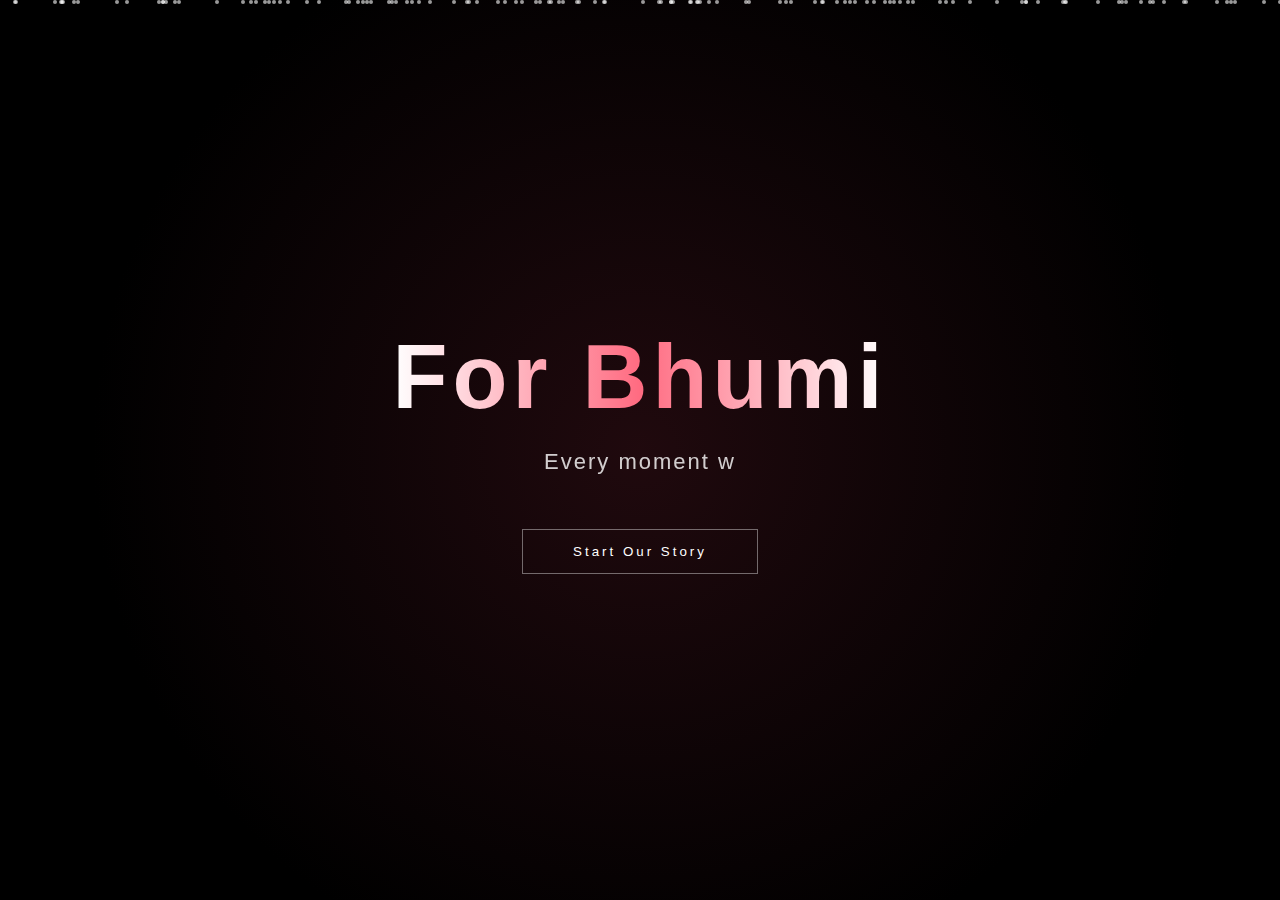
<file: index.html>
<!DOCTYPE html>
<html lang="en">
<head>
<meta charset="UTF-8">
<meta name="viewport" content="width=device-width, initial-scale=1.0">
<title>For Bhumi</title>

<style>

*{
margin:0;
padding:0;
box-sizing:border-box;
font-family: 'Poppins', sans-serif;
}

body{
height:100vh;
overflow:hidden;
background:black;
display:flex;
justify-content:center;
align-items:center;
color:white;
}

/* Background cinematic gradient */

.bg{
position:absolute;
width:100%;
height:100%;
background:
radial-gradient(circle at center,#ff4b6e20,#000 70%);
animation:zoom 20s infinite alternate;
}

@keyframes zoom{
from{transform:scale(1)}
to{transform:scale(1.2)}
}

/* floating particles */

.particle{
position:absolute;
width:4px;
height:4px;
background:white;
border-radius:50%;
opacity:0.6;
animation:float linear infinite;
}

@keyframes float{
from{transform:translateY(100vh)}
to{transform:translateY(-100vh)}
}

/* Content */

.content{
text-align:center;
z-index:2;
animation:fade 2s ease;
}

@keyframes fade{
from{
opacity:0;
transform:translateY(40px);
}
to{
opacity:1;
transform:translateY(0);
}
}

/* Title */

.title{
font-size:90px;
font-weight:800;
letter-spacing:5px;

background:linear-gradient(90deg,#fff,#ff6b81,#fff);

-webkit-background-clip:text;
background-clip:text;

-webkit-text-fill-color:transparent;
}
/* Romantic message */

.message{
margin-top:20px;
font-size:22px;
letter-spacing:2px;
opacity:0.8;
min-height:30px;
}

/* Button */

.btn{
margin-top:50px;
padding:14px 50px;
background:transparent;
border:1px solid rgba(255,255,255,0.4);
color:white;
letter-spacing:3px;
cursor:pointer;
transition:0.4s;
}

.btn:hover{
background:white;
color:black;
box-shadow:0 0 30px rgba(255,255,255,0.4);
transform:scale(1.05);
}

.fadeout{
animation:exit 1.3s forwards;
}

@keyframes exit{
to{
opacity:0;
transform:scale(0.9);
filter:blur(10px);
}
}

</style>
</head>

<body>

<div class="bg" id="bg"></div>

<div class="content" id="scene">

<div class="title">For Bhumi</div>

<div class="message" id="type"></div>

<button class="btn" onclick="go()">Start Our Story</button>

</div>

<script>

// particles

const bg=document.getElementById("bg");

for(let i=0;i<120;i++){

let p=document.createElement("div");
p.className="particle";

p.style.left=Math.random()*100+"vw";
p.style.animationDuration=(6+Math.random()*8)+"s";

bg.appendChild(p);

}

// typewriter romantic message

const text="Every moment with you feels like a beautiful dream...";
let i=0;

function typing(){

if(i<text.length){
document.getElementById("type").innerHTML+=text.charAt(i);
i++;
setTimeout(typing,50);
}

}

typing();

// button transition

function go(){

document.getElementById("scene").classList.add("fadeout");

setTimeout(()=>{
window.location.href="v.html";
},1300);

}

</script>

</body>
</html>
</file>
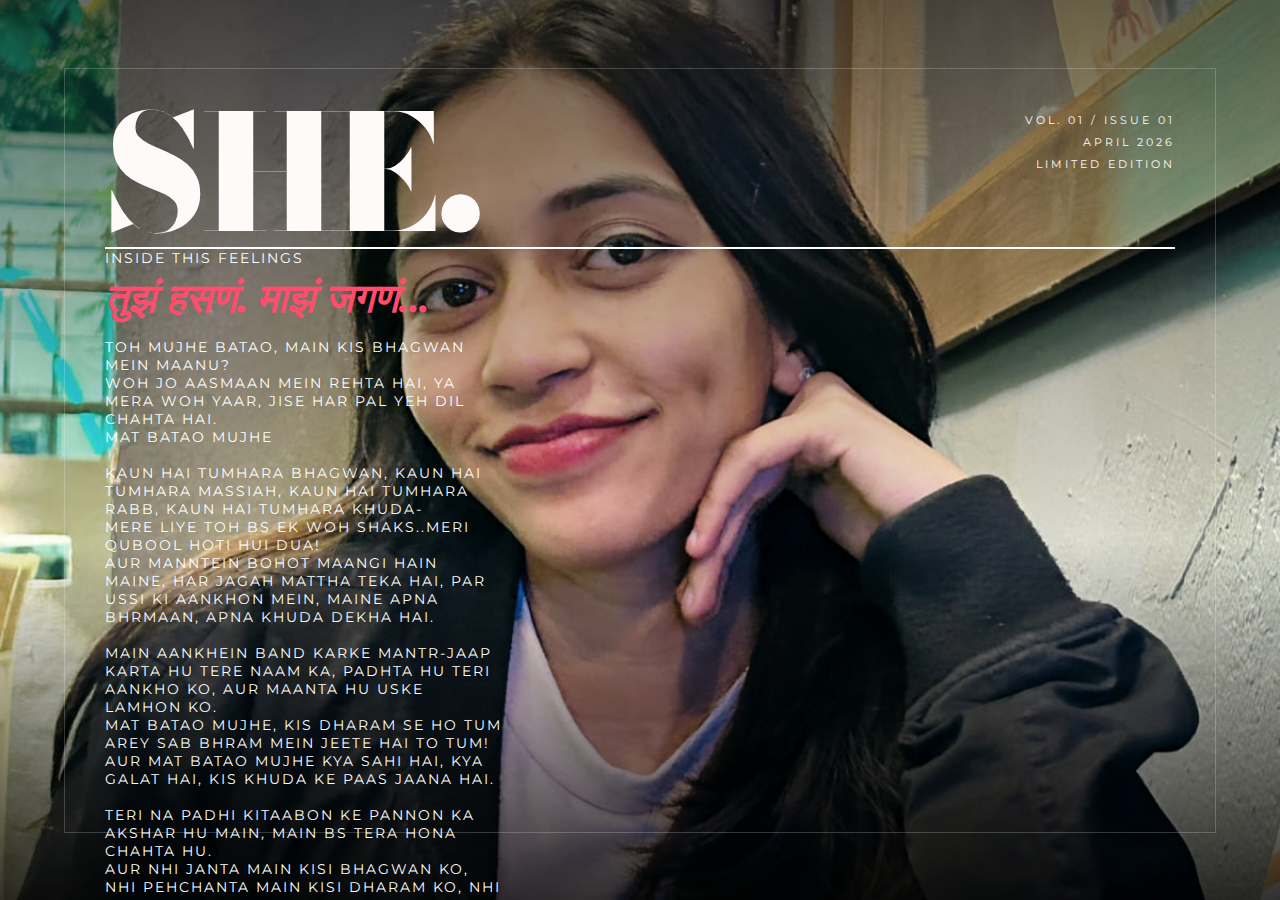
<file: final.html>
<!DOCTYPE html>
<html lang="mr">
<head>
    <meta charset="UTF-8">
    <meta name="viewport" content="width=device-width, initial-scale=1.0">
    <title>The Muse | Exclusive Edition</title>
    <style>
        @import url('https://fonts.googleapis.com/css2?family=Bodoni+Moda:ital,wght@0,900;1,700&family=Montserrat:wght@300;600&family=Hind:wght@400;700&display=swap');

        * { margin: 0; padding: 0; box-sizing: border-box; }

        body {
            background-color: #0d0d0d;
            color: #fffafa;
            font-family: 'Montserrat', sans-serif;
            overflow: hidden;
            height: 100vh;
        }

        /* Magazine Cover Container */
        .magazine-cover {
            position: relative;
            width: 100%;
            height: 100vh;
            display: flex;
            justify-content: center;
            align-items: center;
            overflow: hidden;
        }

        /* Hero Image - Yaha uski photo aayegi */
        .hero-img {
            position: absolute;
            width: 100%;
            height: 100%;
            object-fit: cover;
            filter: grayscale(30%) contrast(110%);
            z-index: 1;
            animation: zoomIn 10s infinite alternate;
        }

        @keyframes zoomIn {
            from { transform: scale(1); }
            to { transform: scale(1.1); }
        }

        /* Overlay for Readability */
        .overlay {
            position: absolute;
            top: 0; left: 0; width: 100%; height: 100%;
            background: linear-gradient(to top, rgba(0,0,0,0.8) 0%, transparent 40%, rgba(0,0,0,0.6) 100%);
            z-index: 2;
        }

        /* Text Elements */
        .content {
            position: relative;
            z-index: 3;
            width: 90%;
            max-width: 1200px;
            height: 85vh;
            display: flex;
            flex-direction: column;
            justify-content: space-between;
            border: 1px solid rgba(255,255,255,0.2);
            padding: 40px;
        }

        .header-top {
            display: flex;
            justify-content: space-between;
            align-items: flex-start;
            border-bottom: 2px solid #fff;
            padding-bottom: 10px;
        }

        .mag-title {
            font-family: 'Bodoni Moda', serif;
            font-size: clamp(4rem, 15vw, 10rem);
            line-height: 0.8;
            text-transform: uppercase;
            font-weight: 900;
            letter-spacing: -5px;
        }

        .issue-info {
            text-align: right;
            text-transform: uppercase;
            font-size: 0.7rem;
            letter-spacing: 3px;
            line-height: 2;
        }

        .bottom-features {
            display: flex;
            justify-content: space-between;
            align-items: flex-end;
        }

        .headline {
            max-width: 400px;
        }

        .headline h2 {
            font-family: 'Bodoni Moda', serif;
            font-size: 2.5rem;
            font-style: italic;
            color: #ff4d6d;
            margin-bottom: 10px;
        }

        .headline p {
            font-size: 0.9rem;
            text-transform: uppercase;
            letter-spacing: 2px;
            color: #fdffff;
        }

        .price-tag {
            font-weight: 600;
            border: 1px solid #fff;
            padding: 5px 15px;
            font-size: 0.8rem;
        }

        /* Buttons & Interaction */
        .cta-btn {
            background: #fff;
            color: #000;
            padding: 15px 40px;
            text-decoration: none;
            font-weight: 700;
            text-transform: uppercase;
            letter-spacing: 2px;
            font-size: 0.8rem;
            transition: 0.4s;
            display: inline-block;
            margin-top: 20px;
        }

        .cta-btn:hover {
            background: #ff4d6d;
            color: #fff;
            transform: scale(1.05);
        }

        /* Scroller indicator */
        .scroll-hint {
            position: absolute;
            bottom: 20px;
            left: 50%;
            transform: translateX(-50%);
            font-size: 0.7rem;
            letter-spacing: 5px;
            opacity: 0.6;
            animation: blink 2s infinite;
        }

        @keyframes blink {
            0%, 100% { opacity: 0.2; }
            50% { opacity: 1; }
        }
        /* Desktop specific adjustments */
        @media (min-width: 768px) {
            .content { padding: 40px; }
            .bottom-features { flex-direction: row; align-items: flex-end; }
            .headline p { max-height: none; overflow: visible; }
            .footer-meta { width: auto; flex-direction: column; align-items: flex-end; }
        }

        @keyframes blink {
            0%, 100% { opacity: 0.2; }
            50% { opacity: 1; }
        }

    </style>
</head>
<body>

    <div class="magazine-cover">
        <img src="bhu.jpeg" alt="The Muse" class="hero-img">
        
        <div class="overlay"></div>

        <div class="content">
            <div class="header-top">
                <div class="mag-title">SHE.</div>
                <div class="issue-info">
                    Vol. 01 / Issue 01<br>
                    April 2026<br>
                    Limited Edition
                </div>
            </div>

            <div class="bottom-features">
                <div class="headline">
                    <p>Inside This Feelings</p>
                    <h2>तुझं हसणं, माझं जगणं...</h2>
                    <p>Toh mujhe batao, main kis bhagwan mein maanu?<br>
                      woh jo aasmaan mein rehta hai, ya mera woh yaar, jise har pal yeh dil chahta hai.<br>
                    Mat batao mujhe<br><br>
                  kaun hai tumhara bhagwan, kaun hai tumhara massiah, kaun hai tumhara rabb, kaun hai tumhara khuda-<br>
                Mere liye toh bs ek woh shaks..meri qubool hoti hui dua!<br>
              Aur manntein bohot maangi hain maine, har jagah mattha teka hai, par ussi ki aankhon mein, maine apna bhrmaan, apna khuda dekha hai.<br><br>  
            Main aankhein band karke mantr-jaap karta hu tere naam ka, padhta hu teri aankho ko, aur maanta hu uske lamhon ko.<br>
          Mat batao mujhe, kis dharam se ho tum arey sab bhram mein jeete hai to tum!<br>
        Aur mat batao mujhe kya sahi hai, kya galat hai, kis khuda ke paas jaana hai.<br><br>
    Teri na padhi kitaabon ke pannon ka akshar hu main, Main bs tera hona chahta hu.<br>
  Aur nhi janta main kisi bhagwan ko, nhi pehchanta main kisi dharam ko, nhi apnata main tere alawa kisi aur ko.<br>
Main aashiq hu.
Main mohabbat ka bhakt hu. Main aashiq hu, Main aashiq hu. </p>
                    <a href="#" class="cta-btn">Bhumipagalu🎀</a>
                </div>
                <div class="price-tag">PRICE: MY WHOLE LIFE</div>
            </div>
        </div>

        <div class="scroll-hint">SCROLL TO OPEN</div>
    </div>

</body>
</html>
</file>
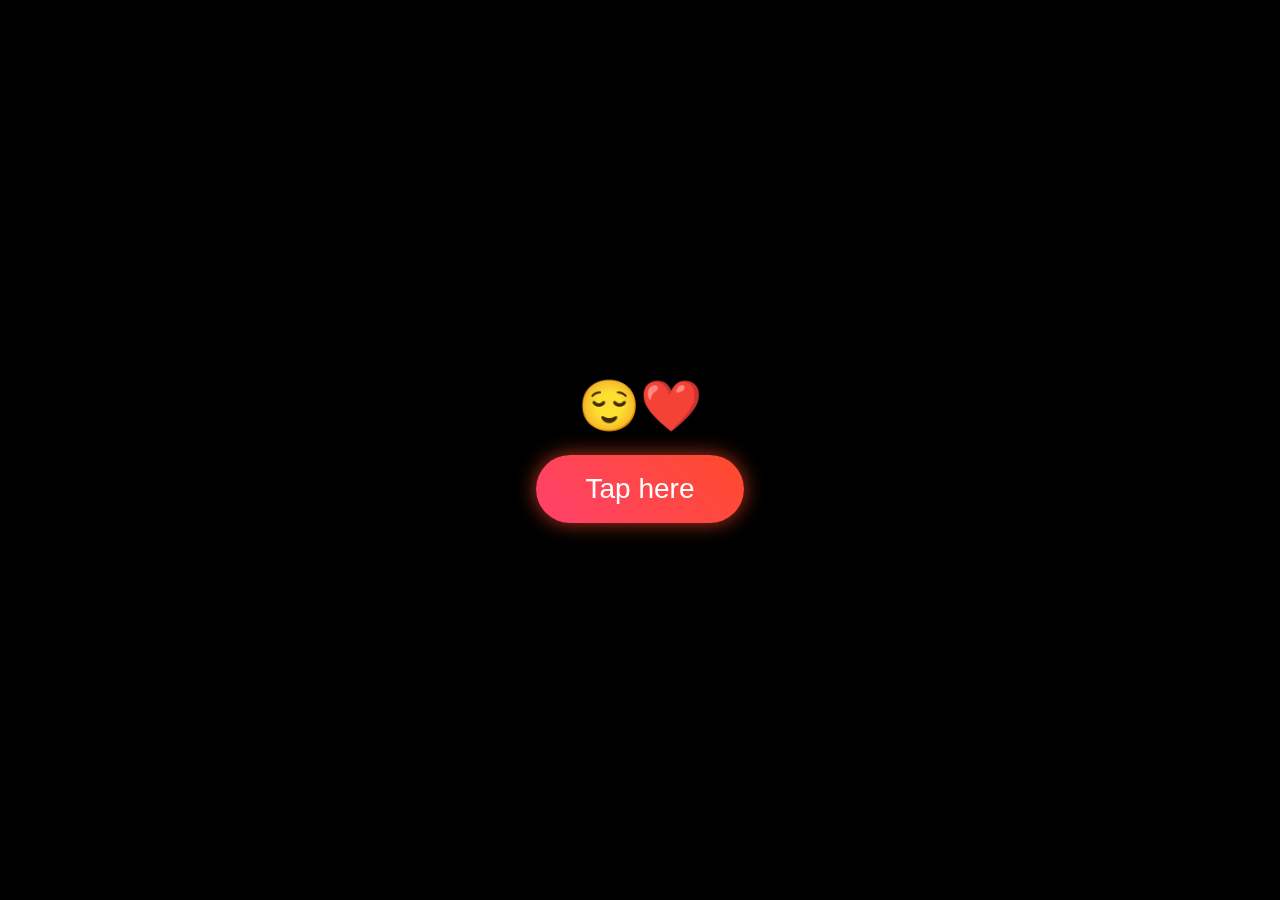
<file: surprise.html>
<!DOCTYPE html>
<html lang="en">
<head>
<meta charset="UTF-8">
<meta name="viewport" content="width=device-width, initial-scale=1.0">
<title>For You ❤️</title>

<style>
*{
  margin:0;
  padding:0;
  box-sizing:border-box;
  font-family:'Segoe UI', sans-serif;
}

body{
  overflow:hidden;
}

/* Background Video */
video{
  position:fixed;
  top:0;
  left:0;
  width:100%;
  height:100%;
  object-fit:cover;
  z-index:-1;
}

/* Overlay Dark Effect */
.overlay{
  position:absolute;
  top:0;
  left:0;
  width:100%;
  height:100%;
  background:rgba(0,0,0,0.5);
  display:flex;
  justify-content:center;
  align-items:center;
  flex-direction:column;
  text-align:center;
  color:white;
}

/* Romantic Text */
.overlay h1{
  font-size:50px;
  margin-bottom:20px;
  animation:fadeIn 2s ease-in-out;
}

/* Button */
.love-btn{
  padding:18px 50px;
  font-size:28px;
  background:linear-gradient(45deg,#ff416c,#ff4b2b);
  color:white;
  border:none;
  border-radius:50px;
  cursor:pointer;
  transition:0.3s;
  box-shadow:0 0 20px rgba(255,75,43,0.7);
}

.love-btn:hover{
  transform:scale(1.1);
  box-shadow:0 0 35px rgba(255,75,43,1);
}

/* Animation */
@keyframes fadeIn{
  from{opacity:0; transform:translateY(30px);}
  to{opacity:1; transform:translateY(0);}
}
</style>

</head>
<body>

<!-- Background Video -->
<video autoplay loop>
  <source src="bhau.mp4" type="video/mp4">
</video>

<!-- Content -->
<div class="overlay">
  <h1>😌❤️</h1>
  <button class="love-btn" onclick="goNext()">Tap here</button>
</div>

<script>
function goNext(){
  window.location.href = "final.html";  // Next page name
}
</script>

</body>
</html>
</file>
